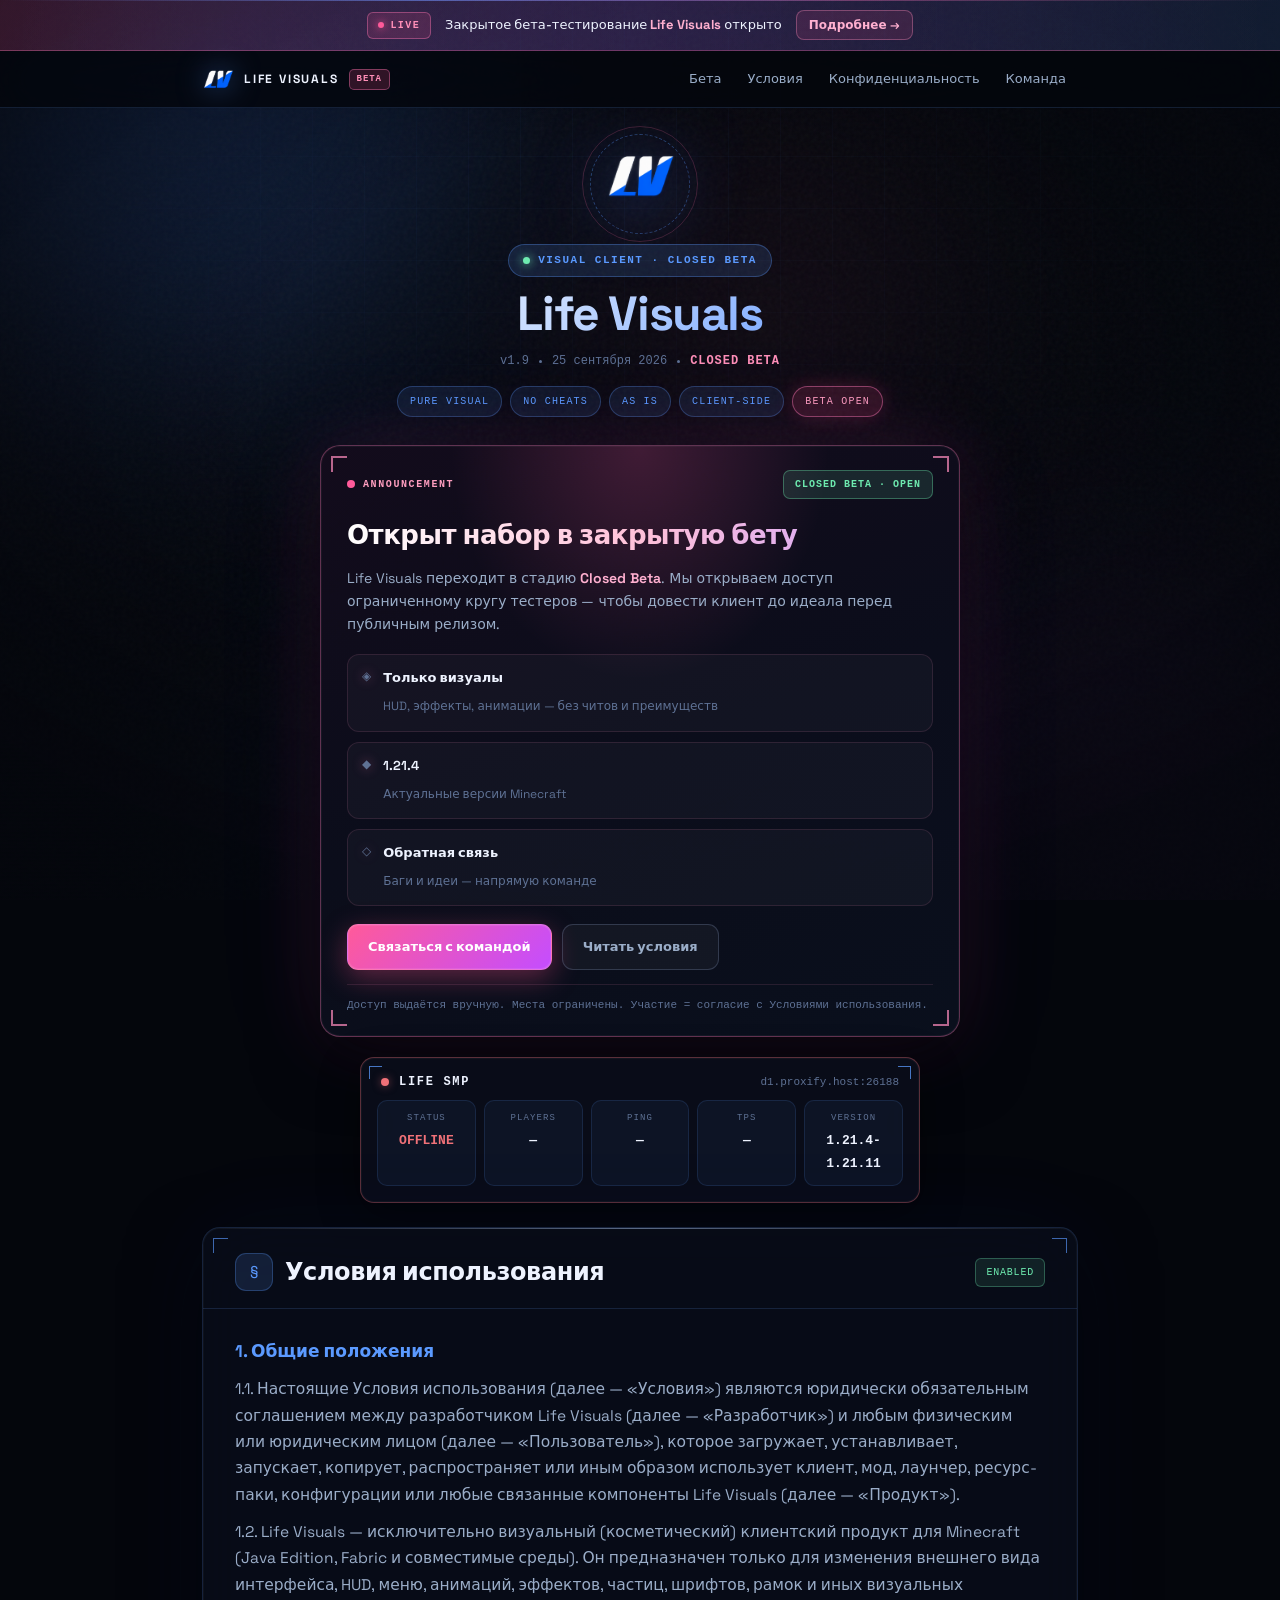
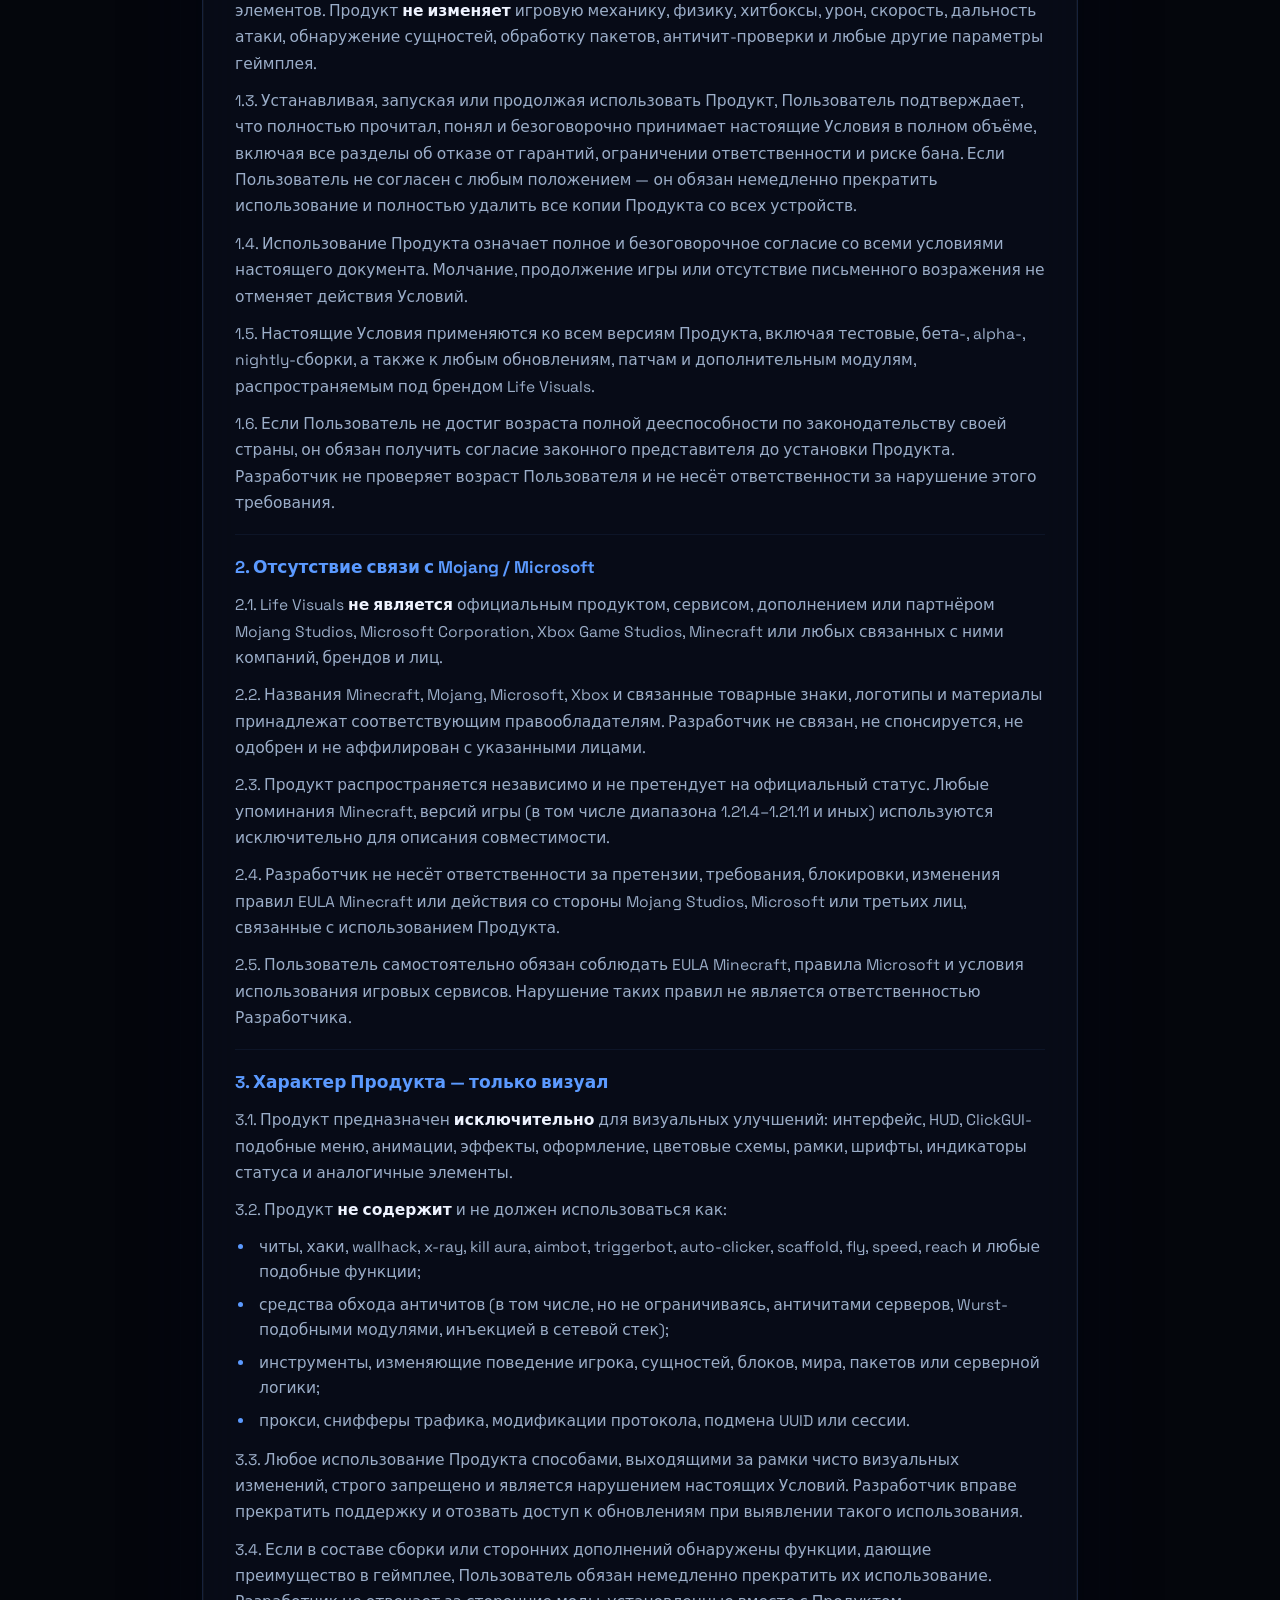
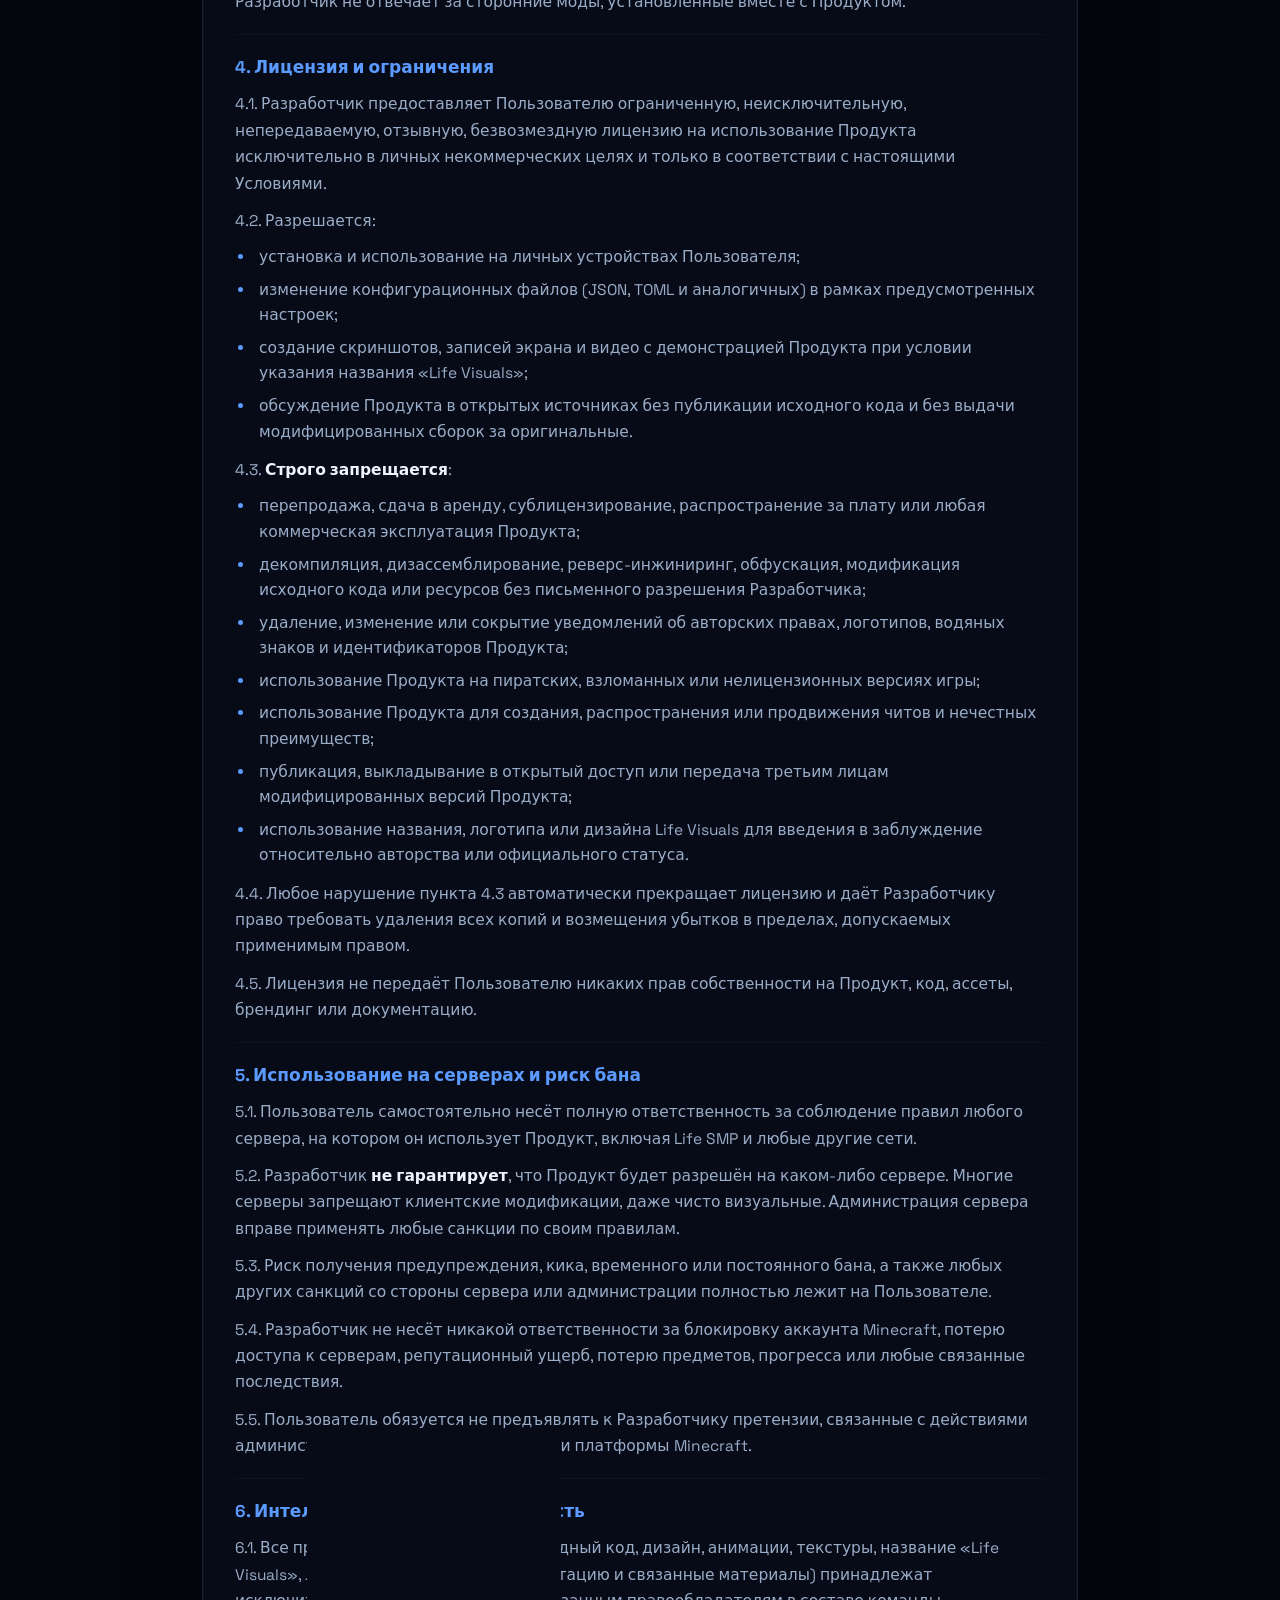
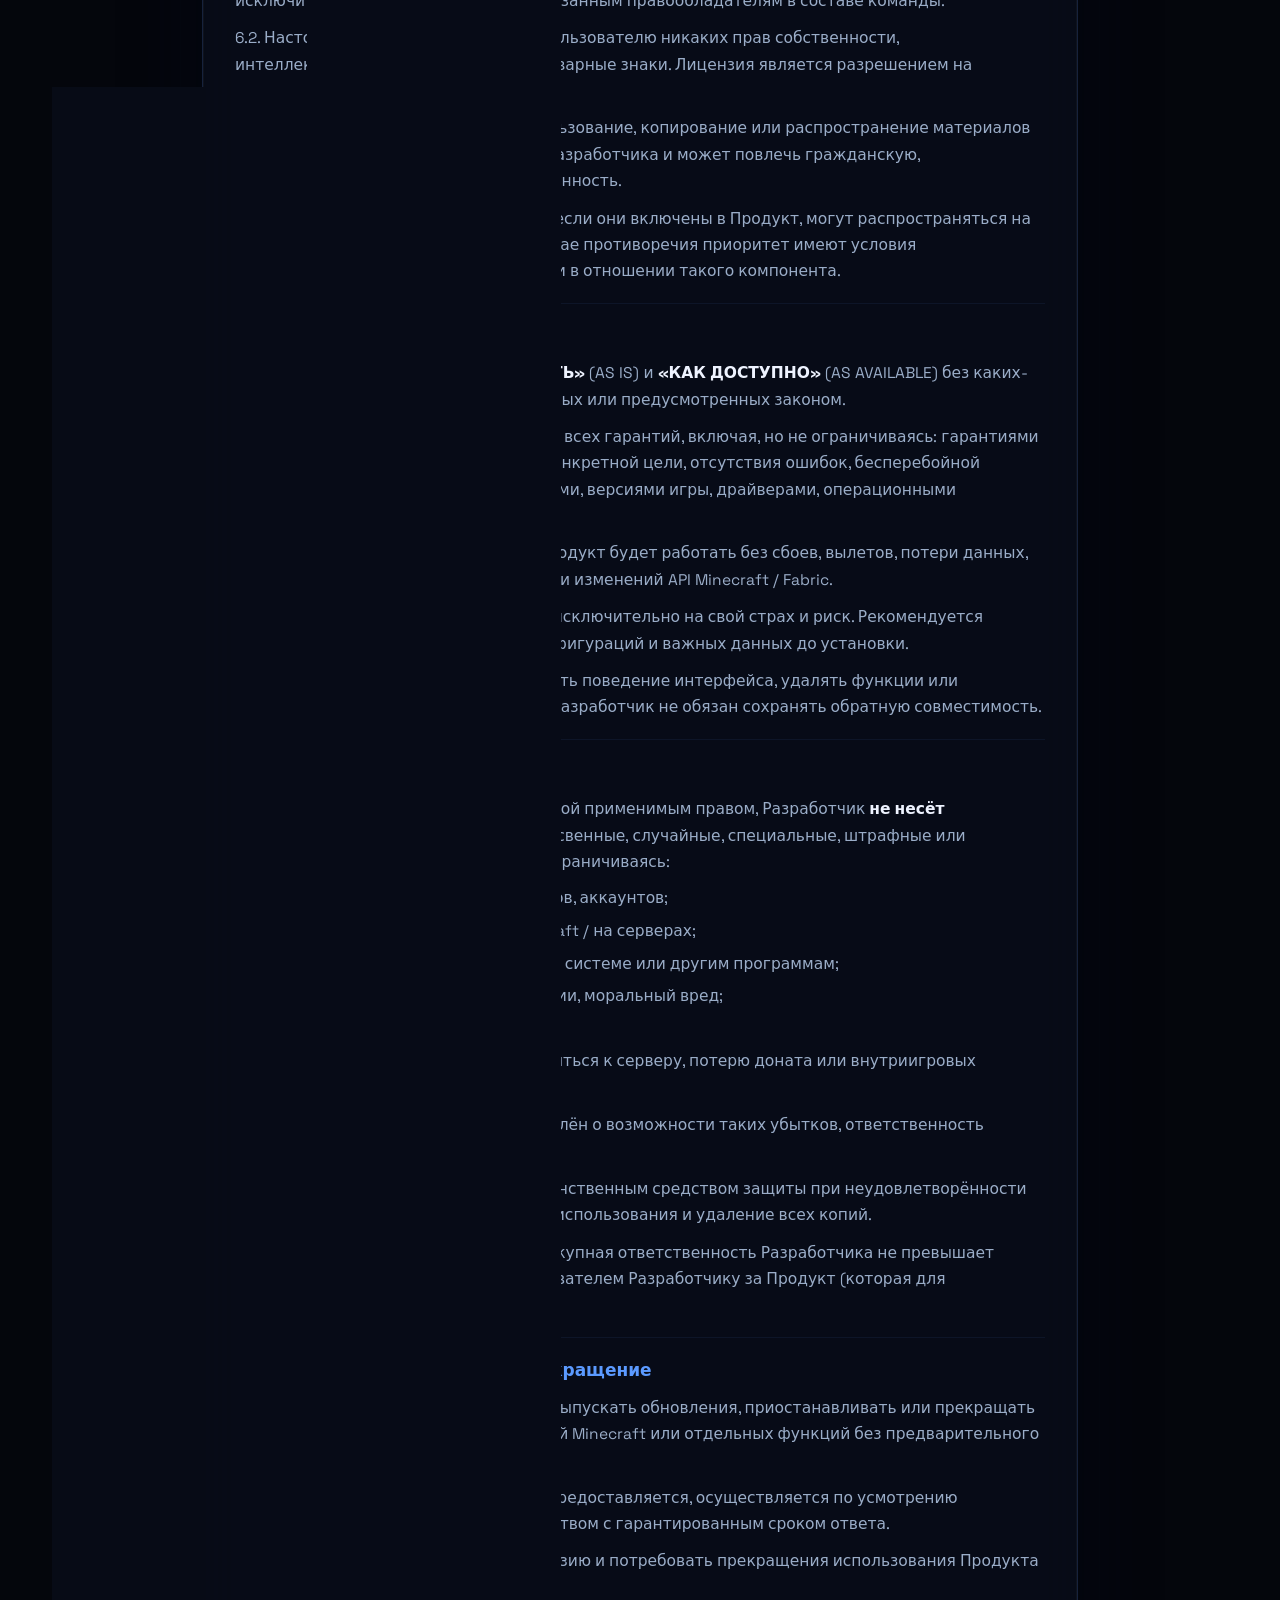
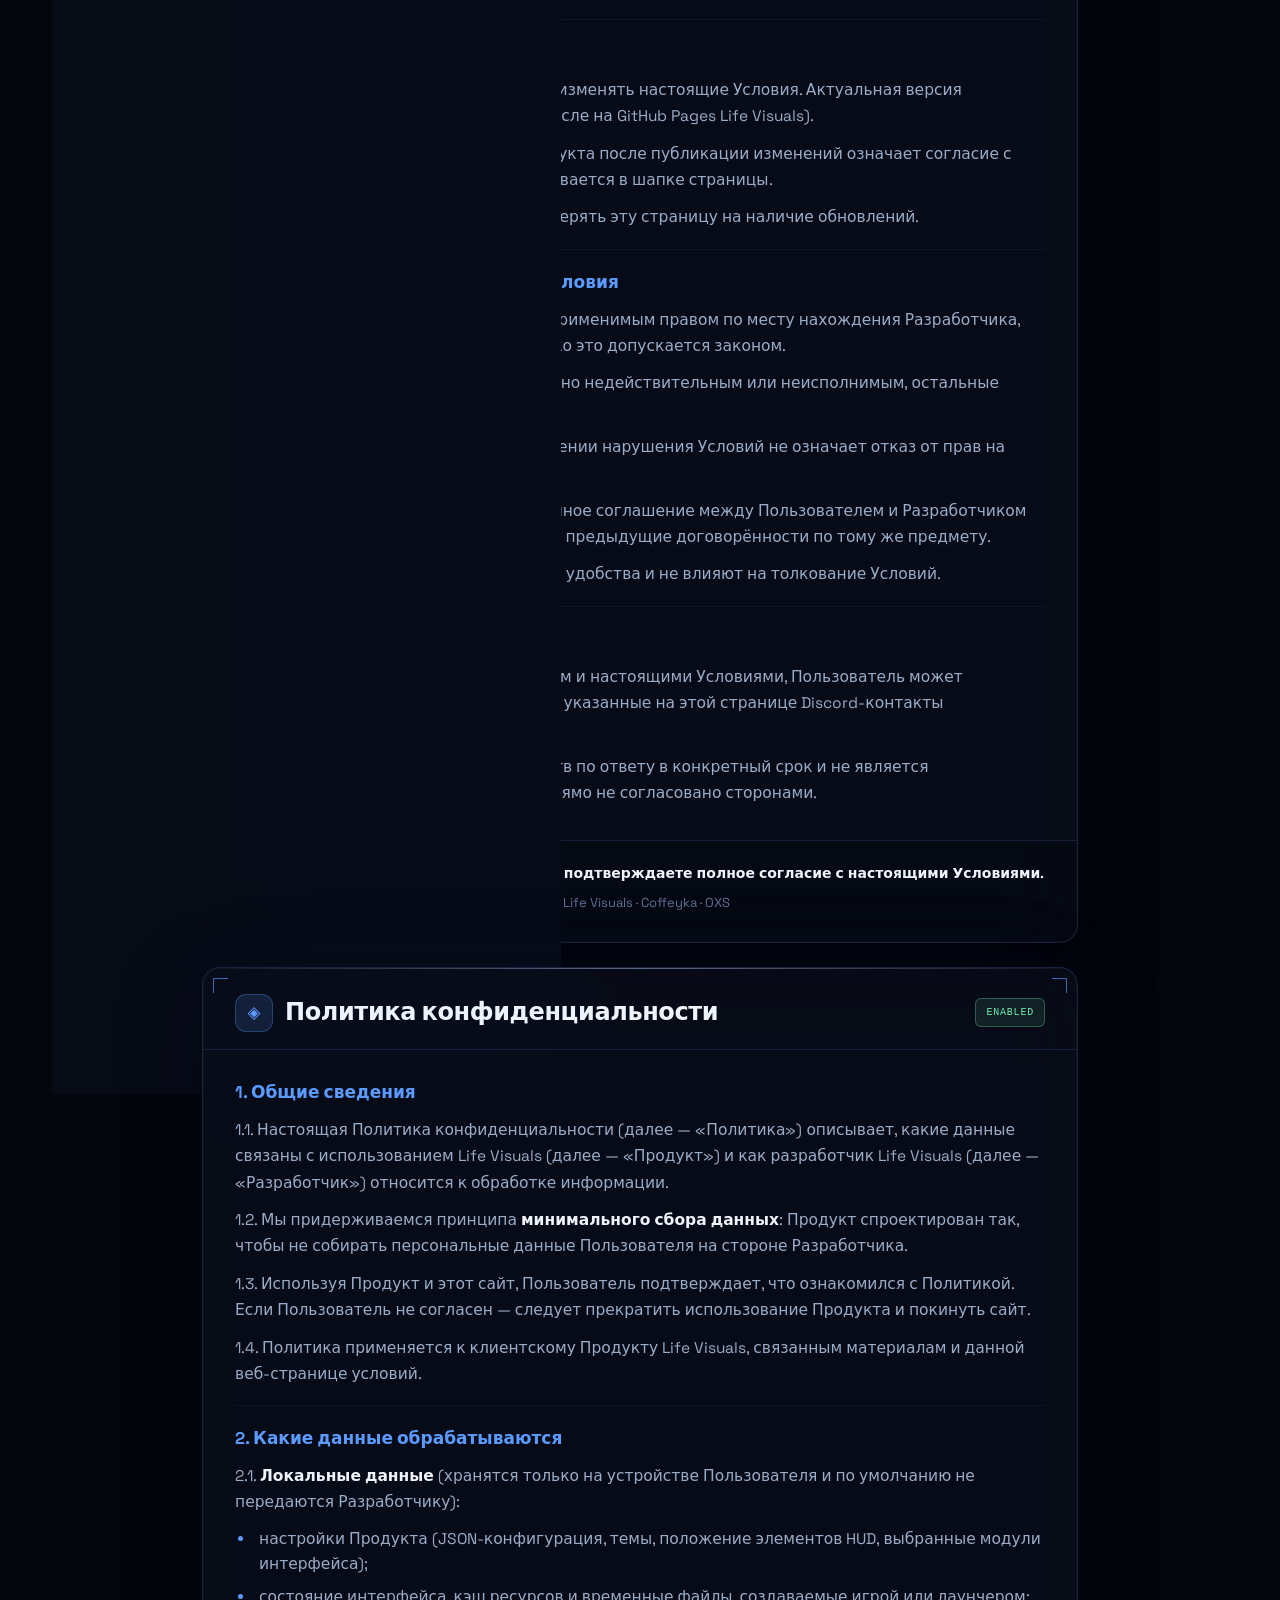
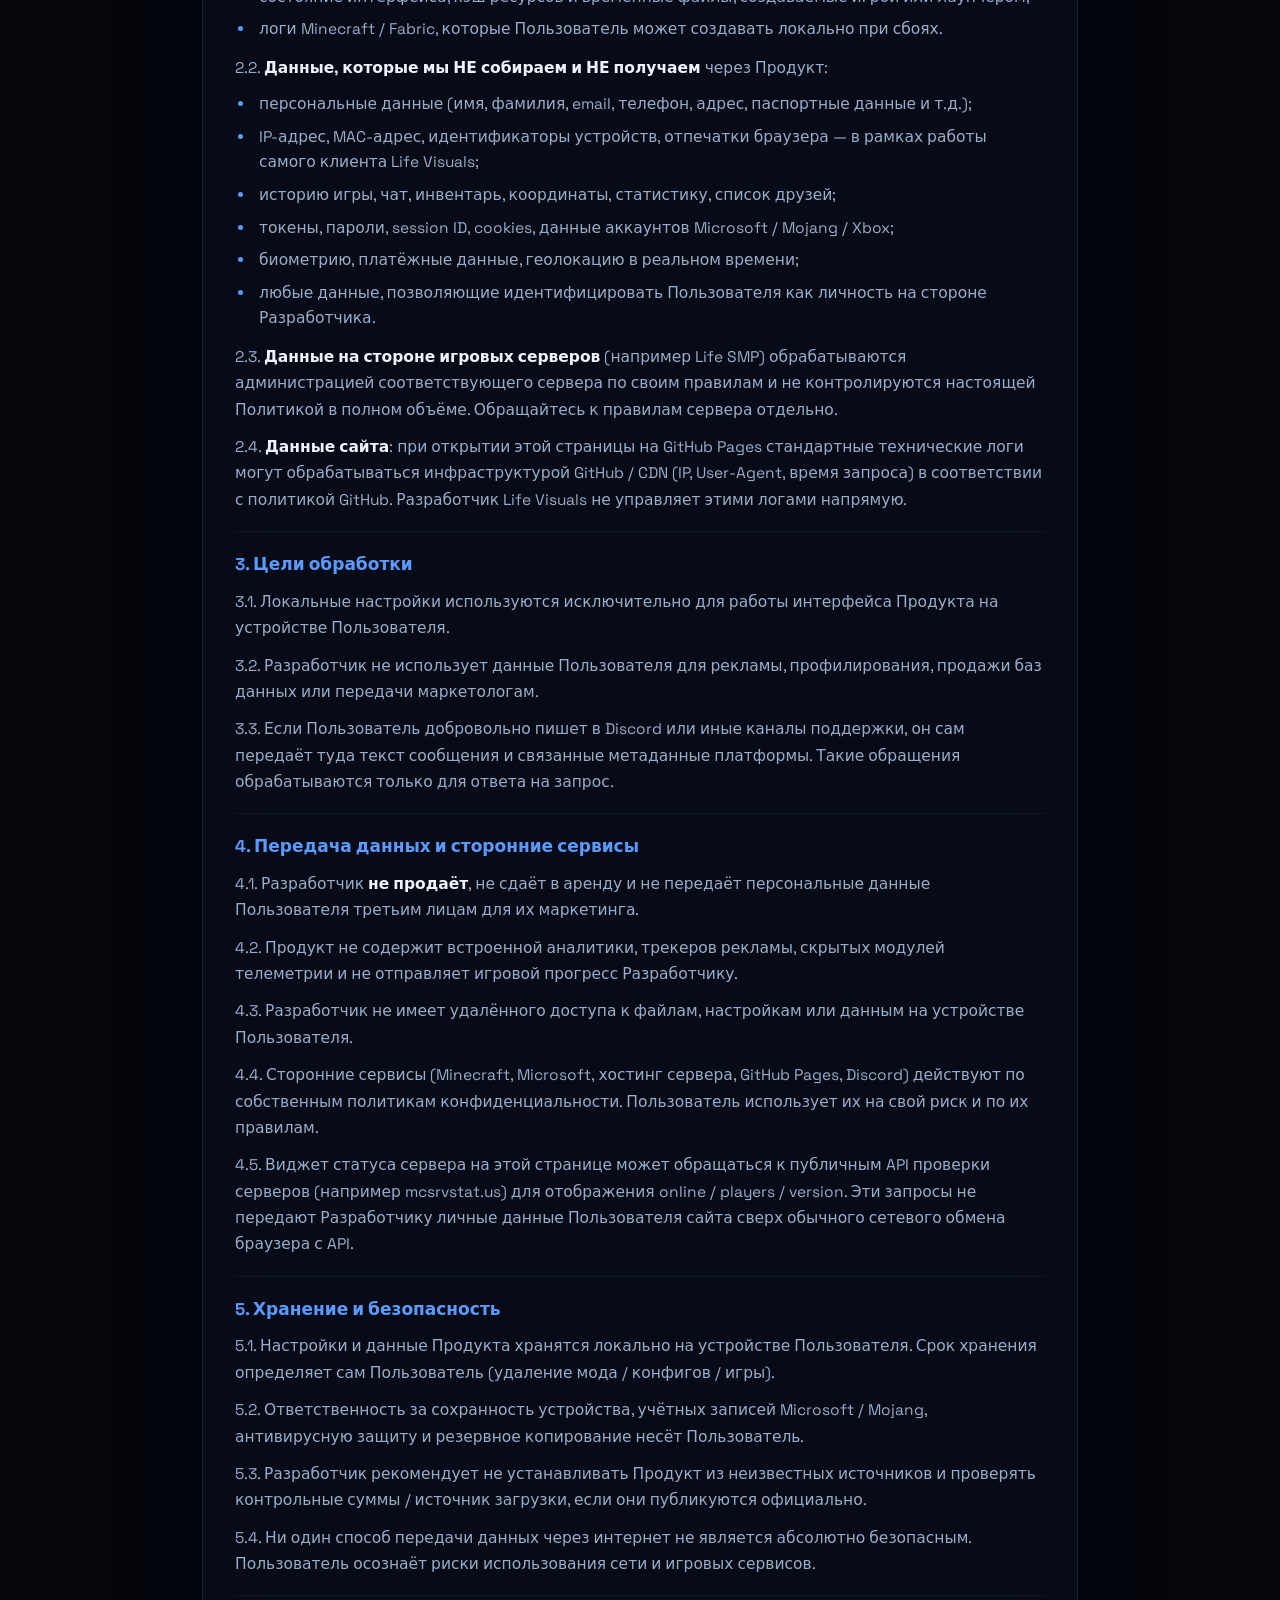
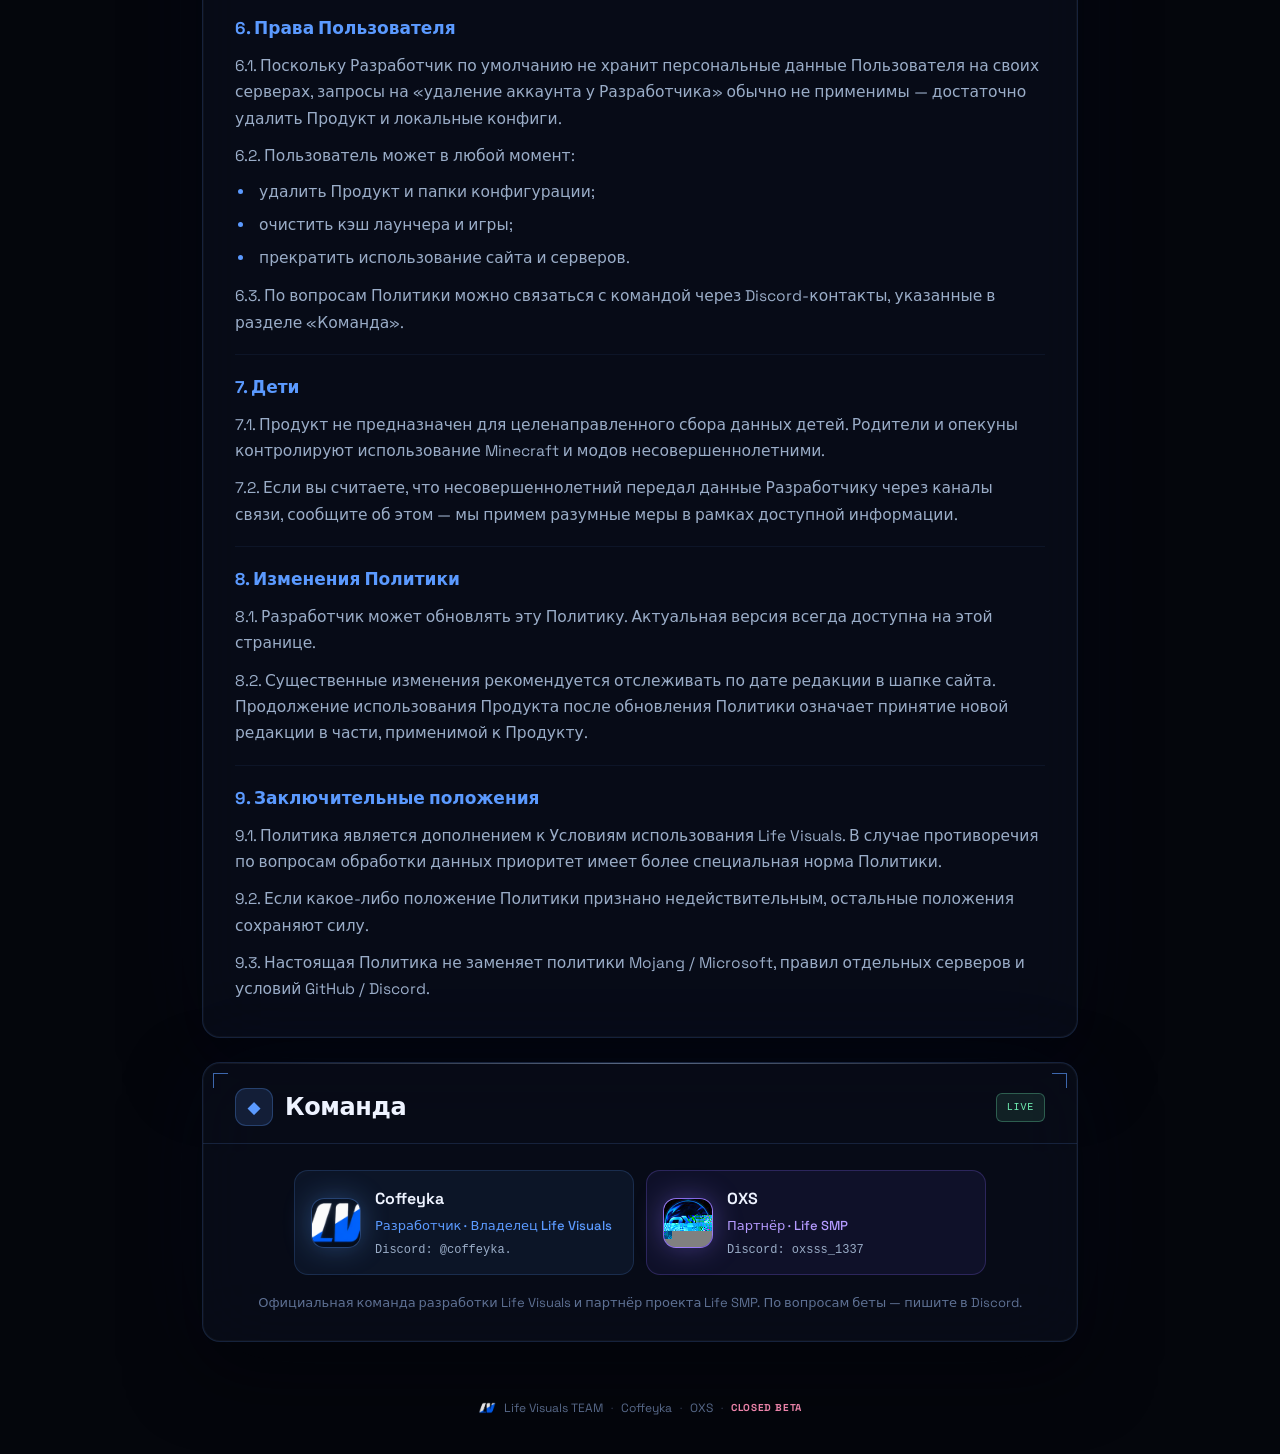
<file: index.html>
<!DOCTYPE html>
<html lang="ru">
<head>
    <meta charset="UTF-8">
    <meta name="viewport" content="width=device-width, initial-scale=1.0">
    <title>Life Visuals — Closed Beta · Условия</title>
    <meta name="description" content="Life Visuals — закрытое бета-тестирование открыто. Официальные условия и политика конфиденциальности.">
    <link rel="stylesheet" href="styles.css?v=3">
    <link rel="icon" href="logo.png" type="image/png">
    <link rel="preconnect" href="https://fonts.googleapis.com">
    <link rel="preconnect" href="https://fonts.gstatic.com" crossorigin>
    <link href="https://fonts.googleapis.com/css2?family=Space+Grotesk:wght@400;500;600;700&display=swap" rel="stylesheet">
</head>
<body>
    <div class="bg">
        <div class="orb orb-1"></div>
        <div class="orb orb-2"></div>
        <div class="orb orb-3"></div>
        <div class="orb orb-4"></div>
        <div class="grid"></div>
        <div class="scanlines"></div>
        <div class="noise"></div>
        <div class="vignette"></div>
    </div>

    <div class="beta-strip" id="beta-strip">
        <div class="beta-strip-inner">
            <span class="beta-live"><i></i> LIVE</span>
            <span class="beta-strip-text">Закрытое бета-тестирование <strong>Life Visuals</strong> открыто</span>
            <a href="#beta" class="beta-strip-cta">Подробнее →</a>
        </div>
    </div>

    <header class="header">
        <div class="container header-inner">
            <a href="#" class="logo">
                <img src="logo.png" alt="Life Visuals" class="logo-img">
                <span class="logo-text">LIFE VISUALS</span>
                <span class="logo-beta">BETA</span>
            </a>
            <nav class="nav">
                <a href="#beta" class="nav-item" data-section="beta">Бета</a>
                <a href="#terms" class="nav-item" data-section="terms">Условия</a>
                <a href="#privacy" class="nav-item" data-section="privacy">Конфиденциальность</a>
                <a href="#team" class="nav-item" data-section="team">Команда</a>
            </nav>
        </div>
    </header>

    <main>
        <div class="container">
            <section class="hero">
                <div class="hero-logo-wrap">
                    <div class="hero-ring"></div>
                    <div class="hero-ring hero-ring-2"></div>
                    <img src="logo.png" alt="Life Visuals" class="hero-logo">
                </div>
                <div class="hero-badge">
                    <span class="badge-dot"></span>
                    Visual Client · Closed Beta
                </div>
                <h1>Life Visuals</h1>
                <p class="hero-sub" visual-клиент для Minecraft · 1.21.4</p>
                <div class="hero-meta">
                    <span>v1.9</span>
                    <span class="dot"></span>
                    <span>25 сентября 2026</span>
                    <span class="dot"></span>
                    <span class="meta-beta">CLOSED BETA</span>
                </div>
                <div class="hero-chips">
                    <span class="chip">PURE VISUAL</span>
                    <span class="chip">NO CHEATS</span>
                    <span class="chip">AS IS</span>
                    <span class="chip">CLIENT-SIDE</span>
                    <span class="chip chip-beta">BETA OPEN</span>
                </div>

                <div class="beta-announce" id="beta">
                    <div class="beta-announce-glow"></div>
                    <div class="beta-announce-corners">
                        <i class="c tl"></i><i class="c tr"></i><i class="c bl"></i><i class="c br"></i>
                    </div>
                    <div class="beta-announce-top">
                        <span class="beta-tag">
                            <span class="beta-tag-pulse"></span>
                            ANNOUNCEMENT
                        </span>
                        <span class="beta-status-pill">CLOSED BETA · OPEN</span>
                    </div>
                    <h2 class="beta-title">Открыт набор в закрытую бету</h2>
                    <p class="beta-lead">
                        Life Visuals переходит в стадию <strong>Closed Beta</strong>.
                        Мы открываем доступ ограниченному кругу тестеров — чтобы довести клиент до идеала перед публичным релизом.
                    </p>
                    <div class="beta-features">
                        <div class="beta-feat">
                            <span class="beta-feat-icon">◈</span>
                            <div>
                                <strong>Только визуалы</strong>
                                <span>HUD, эффекты, анимации — без читов и преимуществ</span>
                            </div>
                        </div>
                        <div class="beta-feat">
                            <span class="beta-feat-icon">◆</span>
                            <div>
                                <strong> 1.21.4</strong>
                                <span>Актуальные версии Minecraft</span>
                            </div>
                        </div>
                        <div class="beta-feat">
                            <span class="beta-feat-icon">◇</span>
                            <div>
                                <strong>Обратная связь</strong>
                                <span>Баги и идеи — напрямую команде</span>
                            </div>
                        </div>
                    </div>
                    <div class="beta-actions">
                        <a href="#team" class="btn-beta primary">Связаться с командой</a>
                        <a href="#terms" class="btn-beta ghost">Читать условия</a>
                    </div>
                    <p class="beta-note">Доступ выдаётся вручную. Места ограничены. Участие = согласие с Условиями использования.</p>
                </div>

                <div class="srv-hud" id="server-status">
                    <div class="srv-top">
                        <span class="srv-dot" id="srv-dot"></span>
                        <span class="srv-name">LIFE SMP</span>
                        <span class="srv-addr">d1.proxify.host:26188</span>
                    </div>
                    <div class="srv-motd" id="srv-motd"></div>
                    <div class="srv-grid">
                        <div class="srv-cell">
                            <span class="srv-label">STATUS</span>
                            <span class="srv-val" id="srv-online">…</span>
                        </div>
                        <div class="srv-cell">
                            <span class="srv-label">PLAYERS</span>
                            <span class="srv-val" id="srv-players">…</span>
                        </div>
                        <div class="srv-cell">
                            <span class="srv-label">PING</span>
                            <span class="srv-val" id="srv-ping">…</span>
                        </div>
                        <div class="srv-cell">
                            <span class="srv-label">TPS</span>
                            <span class="srv-val" id="srv-tps">…</span>
                        </div>
                        <div class="srv-cell">
                            <span class="srv-label">VERSION</span>
                            <span class="srv-val" id="srv-ver">…</span>
                        </div>
                    </div>
                </div>
            </section>

            <article class="card" id="terms">
                <div class="card-shine"></div>
                <div class="card-header">
                    <div class="card-icon">§</div>
                    <h2 class="card-title">Условия использования</h2>
                    <span class="card-status">ENABLED</span>
                </div>
                <div class="card-body">
                    <p style="padding:16px 0;color:#8b9bb8">Загрузка…</p>
                </div>
                <div class="card-footer">
                    <p class="accept">Устанавливая и используя Life Visuals, вы подтверждаете полное согласие с настоящими Условиями.</p>
                    <p class="copy">© Life Visuals · Coffeyka · OXS</p>
                </div>
            </article>

            <article class="card" id="privacy">
                <div class="card-shine"></div>
                <div class="card-header">
                    <div class="card-icon">◈</div>
                    <h2 class="card-title">Политика конфиденциальности</h2>
                    <span class="card-status">ENABLED</span>
                </div>
                <div class="card-body">
                    <p style="padding:16px 0;color:#8b9bb8">Загрузка…</p>
                </div>
            </article>

            <article class="card" id="team">
                <div class="card-shine"></div>
                <div class="card-header">
                    <div class="card-icon">◆</div>
                    <h2 class="card-title">Команда</h2>
                    <span class="card-status">LIVE</span>
                </div>
                <div class="card-body">
                    <div class="team-grid">
                        <div class="team-member">
                            <div class="member-avatar lv">
                                <img src="logo.png" alt="Life Visuals">
                            </div>
                            <div class="member-info">
                                <div class="member-name">Coffeyka</div>
                                <div class="member-role">Разработчик · Владелец Life Visuals</div>
                                <div class="member-discord">Discord: @coffeyka.</div>
                            </div>
                        </div>
                        <div class="team-member partner">
                            <div class="member-avatar ox">
                                <img src="oxs-avatar.svg" alt="OXS">
                            </div>
                            <div class="member-info">
                                <div class="member-name">OXS</div>
                                <div class="member-role">Партнёр · Life SMP</div>
                                <div class="member-discord">Discord: oxsss_1337</div>
                            </div>
                        </div>
                    </div>
                    <p class="team-note">Официальная команда разработки Life Visuals и партнёр проекта Life SMP. По вопросам беты — пишите в Discord.</p>
                </div>
            </article>
        </div>
    </main>

    <footer class="footer">
        <div class="container">
            <img src="logo.png" alt="" class="footer-logo-img">
            <span>Life Visuals TEAM</span>
            <span class="sep">·</span>
            <span>Coffeyka</span>
            <span class="sep">·</span>
            <span>OXS</span>
            <span class="sep">·</span>
            <span class="footer-beta">CLOSED BETA</span>
        </div>
    </footer>

    <script>
    const sections = ['beta', 'terms', 'privacy', 'team'];
    const navItems = document.querySelectorAll('.nav-item');
    const sectionObs = new IntersectionObserver((entries) => {
        entries.forEach(e => {
            if (e.isIntersecting) {
                navItems.forEach(n => n.classList.toggle('active', n.dataset.section === e.target.id));
            }
        });
    }, { threshold: 0.2, rootMargin: '-15% 0px -55% 0px' });
    sections.forEach(id => {
        const el = document.getElementById(id);
        if (el) sectionObs.observe(el);
    });
    </script>
    <script>
    (async function () {
      async function fill(sel, url) {
        const el = document.querySelector(sel);
        if (!el) return;
        try {
          const r = await fetch(url + '?_=' + Date.now(), { cache: 'no-store' });
          if (!r.ok) throw new Error('HTTP ' + r.status);
          el.innerHTML = await r.text();
        } catch (e) {
          el.innerHTML = '<p style="padding:16px 0;color:#f07178">Не удалось загрузить текст. Обновите страницу (Ctrl+F5).</p>';
        }
      }
      async function fillTerms() {
        const el = document.querySelector('#terms .card-body');
        if (!el) return;
        try {
          const [a, b] = await Promise.all([
            fetch('terms-a.html?_=' + Date.now()).then(r => { if (!r.ok) throw new Error('a'); return r.text(); }),
            fetch('terms-b.html?_=' + Date.now()).then(r => { if (!r.ok) throw new Error('b'); return r.text(); }),
          ]);
          el.innerHTML = a + b;
        } catch (e) {
          el.innerHTML = '<p style="padding:16px 0;color:#f07178">Не удалось загрузить условия. Обновите страницу (Ctrl+F5).</p>';
        }
      }
      await Promise.all([
        fillTerms(),
        fill('#privacy .card-body', 'privacy-body.html'),
      ]);
    })();
    </script>
    <script src="status.js"></script>
</body>
</html>
</file>
<file: styles.css>
/* Life Visuals — Premium HUD / Closed Beta */
:root {
  --bg: #04060c;
  --elevated: #0a0f1a;
  --panel: #0e1526;
  --fg: #eef3ff;
  --muted: #9aadc8;
  --subtle: #5e7194;
  --accent: #5b9aff;
  --accent-2: #7eb6ff;
  --accent-soft: rgba(91, 154, 255, 0.14);
  --line: rgba(100, 160, 255, 0.16);
  --line-strong: rgba(120, 175, 255, 0.38);
  --ok: #6eebb0;
  --beta: #ff6b9d;
  --beta-2: #c44dff;
  --beta-glow: rgba(255, 107, 157, 0.45);
  --radius: 18px;
}

* { margin: 0; padding: 0; box-sizing: border-box; }
html { scroll-behavior: smooth; -webkit-text-size-adjust: 100%; }
body {
  font-family: "Space Grotesk", system-ui, -apple-system, sans-serif;
  background: var(--bg);
  color: var(--fg);
  line-height: 1.7;
  min-height: 100vh;
  min-height: 100dvh;
  overflow-x: hidden;
  -webkit-font-smoothing: antialiased;
}

.bg { position: fixed; inset: 0; z-index: -1; overflow: hidden; pointer-events: none; }
.orb {
  position: absolute; border-radius: 50%;
  filter: blur(110px);
  opacity: 0.5;
  animation: drift 20s ease-in-out infinite;
}
.orb-1 {
  width: 900px; height: 900px;
  background: radial-gradient(circle, rgba(60,130,255,0.55) 0%, transparent 68%);
  top: -360px; left: -260px;
  animation-duration: 24s;
}
.orb-2 {
  width: 700px; height: 700px;
  background: radial-gradient(circle, rgba(180,60,220,0.28) 0%, transparent 68%);
  bottom: -280px; right: -180px;
  animation-duration: 28s; animation-delay: -7s;
}
.orb-3 {
  width: 520px; height: 520px;
  background: radial-gradient(circle, rgba(255,90,150,0.18) 0%, transparent 68%);
  top: 35%; left: 60%; transform: translate(-50%, -50%);
  animation-duration: 22s; animation-delay: -4s;
}
.orb-4 {
  width: 400px; height: 400px;
  background: radial-gradient(circle, rgba(91,154,255,0.2) 0%, transparent 70%);
  top: 70%; left: 15%;
  animation-duration: 18s; animation-delay: -2s;
}
@keyframes drift {
  0%, 100% { transform: translate(0, 0) scale(1); }
  33% { transform: translate(36px, -28px) scale(1.05); }
  66% { transform: translate(-24px, 20px) scale(0.96); }
}
.grid {
  position: absolute; inset: 0;
  background-image:
    linear-gradient(rgba(90,150,255,0.035) 1px, transparent 1px),
    linear-gradient(90deg, rgba(90,150,255,0.035) 1px, transparent 1px);
  background-size: 52px 52px;
  mask-image: radial-gradient(ellipse 80% 60% at 50% 18%, black 8%, transparent 75%);
}
.scanlines {
  position: absolute; inset: 0;
  background: repeating-linear-gradient(
    0deg,
    transparent,
    transparent 2px,
    rgba(0,0,0,0.03) 2px,
    rgba(0,0,0,0.03) 4px
  );
  opacity: 0.4;
  pointer-events: none;
}
.noise {
  position: absolute; inset: 0;
  opacity: 0.04;
  background-image: url("data:image/svg+xml,%3Csvg viewBox='0 0 256 256' xmlns='http://www.w3.org/2000/svg'%3E%3Cfilter id='n'%3E%3CfeTurbulence type='fractalNoise' baseFrequency='0.85' numOctaves='4' stitchTiles='stitch'/%3E%3C/filter%3E%3Crect width='100%25' height='100%25' filter='url(%23n)'/%3E%3C/svg%3E");
  pointer-events: none;
}
.vignette {
  position: absolute; inset: 0;
  background: radial-gradient(ellipse 70% 60% at 50% 40%, transparent 40%, rgba(4,6,12,0.75) 100%);
  pointer-events: none;
}
.bg::after {
  content: "";
  position: absolute; left: 0; right: 0; top: 0; height: 1px;
  background: linear-gradient(90deg, transparent, rgba(91,154,255,0.6), rgba(255,107,157,0.4), transparent);
  animation: pulse-line 3s ease-in-out infinite;
}
@keyframes pulse-line {
  0%, 100% { opacity: 0.4; }
  50% { opacity: 1; }
}

.container { max-width: 920px; margin: 0 auto; padding: 0 22px; }

.beta-strip {
  position: relative;
  z-index: 110;
  background: linear-gradient(90deg, rgba(255,80,140,0.18), rgba(120,60,220,0.22), rgba(91,154,255,0.15));
  border-bottom: 1px solid rgba(255,120,180,0.35);
  overflow: hidden;
}
.beta-strip::before {
  content: "";
  position: absolute; inset: 0;
  background: linear-gradient(90deg, transparent, rgba(255,255,255,0.06), transparent);
  animation: strip-shine 4s ease-in-out infinite;
}
@keyframes strip-shine {
  0%, 100% { transform: translateX(-100%); }
  50% { transform: translateX(100%); }
}
.beta-strip-inner {
  max-width: 920px; margin: 0 auto;
  padding: 10px 22px;
  display: flex; align-items: center; justify-content: center; gap: 14px;
  flex-wrap: wrap;
  position: relative;
}
.beta-live {
  display: inline-flex; align-items: center; gap: 6px;
  font-family: ui-monospace, monospace;
  font-size: 10px; font-weight: 700; letter-spacing: 0.14em;
  color: #ff8fb8;
  background: rgba(255,80,140,0.15);
  border: 1px solid rgba(255,120,180,0.4);
  padding: 4px 10px; border-radius: 6px;
}
.beta-live i {
  width: 6px; height: 6px; border-radius: 50%;
  background: #ff5a9a;
  box-shadow: 0 0 8px #ff5a9a;
  animation: pulse-dot 1.4s ease-in-out infinite;
}
.beta-strip-text {
  font-size: 13px; color: var(--fg); font-weight: 500;
}
.beta-strip-text strong { color: #ffb0d0; font-weight: 700; }
.beta-strip-cta {
  font-size: 12px; font-weight: 600; color: #ffb0d0;
  text-decoration: none;
  padding: 4px 12px; border-radius: 8px;
  border: 1px solid rgba(255,140,190,0.35);
  background: rgba(255,80,140,0.12);
  transition: all 0.2s ease;
  white-space: nowrap;
}
.beta-strip-cta:hover {
  background: rgba(255,80,140,0.25);
  border-color: rgba(255,160,200,0.55);
  color: #fff;
}

.header {
  position: sticky; top: 0; z-index: 100;
  backdrop-filter: blur(28px) saturate(1.7);
  -webkit-backdrop-filter: blur(28px) saturate(1.7);
  background: rgba(4, 6, 12, 0.85);
  border-bottom: 1px solid var(--line);
}
.header-inner {
  display: flex; align-items: center; justify-content: space-between;
  height: 56px; gap: 12px;
}
.logo { display: flex; align-items: center; gap: 10px; text-decoration: none; color: inherit; flex-shrink: 0; }
.logo-img {
  width: 32px; height: 32px; object-fit: contain; border-radius: 8px;
  filter: drop-shadow(0 0 14px rgba(91,154,255,0.5));
}
.logo-text { font-size: 12px; font-weight: 700; letter-spacing: 1.8px; color: var(--fg); white-space: nowrap; }
.logo-beta {
  font-family: ui-monospace, monospace;
  font-size: 9px; font-weight: 700; letter-spacing: 0.1em;
  color: #ff8fb8;
  background: rgba(255,80,140,0.18);
  border: 1px solid rgba(255,120,180,0.4);
  padding: 2px 7px; border-radius: 5px;
}
.nav { display: flex; gap: 2px; overflow-x: auto; scrollbar-width: none; }
.nav::-webkit-scrollbar { display: none; }
.nav-item {
  color: var(--muted); text-decoration: none; font-size: 13px; font-weight: 500;
  padding: 7px 12px; border-radius: 9px; transition: all 0.22s ease;
  white-space: nowrap; min-height: 34px; display: inline-flex; align-items: center;
}
.nav-item:hover { color: var(--fg); background: rgba(91,154,255,0.1); }
.nav-item.active {
  color: var(--fg);
  background: var(--accent-soft);
  box-shadow: 0 0 0 1px rgba(91,154,255,0.25);
}

.hero { padding: 32px 0 24px; text-align: center; position: relative; }
.hero-logo-wrap {
  display: flex; justify-content: center; margin-bottom: 16px; position: relative;
  width: 88px; height: 88px; margin-left: auto; margin-right: auto;
}
.hero-ring {
  position: absolute; inset: -6px;
  border-radius: 50%;
  border: 1px dashed rgba(91,154,255,0.35);
  animation: spin 12s linear infinite;
}
.hero-ring-2 {
  inset: -14px;
  border-style: solid;
  border-color: rgba(255,107,157,0.2);
  animation-direction: reverse;
  animation-duration: 18s;
}
@keyframes spin { to { transform: rotate(360deg); } }
.hero-logo {
  width: 72px; height: 72px; object-fit: contain; border-radius: 18px;
  filter: drop-shadow(0 10px 36px rgba(60,120,255,0.55));
  animation: float 5.5s ease-in-out infinite;
  position: relative; z-index: 1;
}
@keyframes float {
  0%, 100% { transform: translateY(0); }
  50% { transform: translateY(-7px); }
}
.hero-badge {
  display: inline-flex; align-items: center; gap: 8px;
  font-size: 11px; font-weight: 600; letter-spacing: 1.5px;
  text-transform: uppercase; color: var(--accent);
  background: var(--accent-soft);
  border: 1px solid rgba(91,154,255,0.32);
  padding: 6px 14px; border-radius: 100px; margin-bottom: 12px;
  font-family: ui-monospace, "SF Mono", Menlo, monospace;
}
.badge-dot {
  width: 7px; height: 7px; border-radius: 50%;
  background: var(--ok);
  box-shadow: 0 0 10px var(--ok);
  animation: pulse-dot 1.6s ease-in-out infinite;
}
.hero h1 {
  font-size: clamp(30px, 7.5vw, 48px);
  font-weight: 700; letter-spacing: -1.4px; line-height: 1.05; margin-bottom: 10px;
  background: linear-gradient(135deg, #fff 0%, #c8dcff 40%, #7aa8ff 70%, #ff9ec4 100%);
  -webkit-background-clip: text; -webkit-text-fill-color: transparent; background-clip: text;
}
.hero-sub { font-size: 16px; color: var(--muted); margin-bottom: 12px; padding: 0 8px; }
.hero-meta {
  display: flex; align-items: center; justify-content: center; gap: 10px;
  font-size: 12px; color: var(--subtle); flex-wrap: wrap;
  font-family: ui-monospace, monospace;
}
.hero-meta .dot { width: 3px; height: 3px; border-radius: 50%; background: var(--subtle); }
.meta-beta {
  color: #ff8fb8 !important;
  font-weight: 700;
  letter-spacing: 0.08em;
}
.hero-chips {
  display: flex; flex-wrap: wrap; gap: 8px; justify-content: center; margin-top: 14px;
}
.chip {
  border: 1px solid rgba(91,154,255,0.28); background: rgba(91,154,255,0.1);
  color: var(--accent); font-family: ui-monospace, monospace; font-size: 10px;
  letter-spacing: 0.12em; text-transform: uppercase; padding: 6px 12px; border-radius: 999px;
}
.chip-beta {
  border-color: rgba(255,120,180,0.45);
  background: rgba(255,80,140,0.15);
  color: #ff9ec0;
  box-shadow: 0 0 20px rgba(255,80,140,0.2);
  animation: chip-glow 2.5s ease-in-out infinite;
}
@keyframes chip-glow {
  0%, 100% { box-shadow: 0 0 12px rgba(255,80,140,0.15); }
  50% { box-shadow: 0 0 24px rgba(255,80,140,0.35); }
}

.beta-announce {
  position: relative;
  margin: 28px auto 0;
  max-width: 640px;
  text-align: left;
  background: linear-gradient(160deg, rgba(20,12,28,0.95) 0%, rgba(12,14,28,0.92) 50%, rgba(10,16,30,0.95) 100%);
  border: 1px solid rgba(255,120,180,0.35);
  border-radius: 20px;
  padding: 24px 26px 22px;
  overflow: hidden;
  box-shadow:
    0 0 0 1px rgba(255,255,255,0.04) inset,
    0 24px 64px rgba(0,0,0,0.5),
    0 0 80px rgba(255,80,140,0.12),
    0 0 120px rgba(100,80,255,0.08);
}
.beta-announce-glow {
  position: absolute;
  top: -40%; left: 20%; right: 20%; height: 80%;
  background: radial-gradient(ellipse, rgba(255,90,160,0.2) 0%, transparent 70%);
  pointer-events: none;
  animation: beta-glow 4s ease-in-out infinite;
}
@keyframes beta-glow {
  0%, 100% { opacity: 0.6; transform: scale(1); }
  50% { opacity: 1; transform: scale(1.08); }
}
.beta-announce-corners .c {
  position: absolute; width: 16px; height: 16px;
  border-color: rgba(255,140,190,0.7);
  border-style: solid;
  pointer-events: none;
}
.beta-announce-corners .tl { top: 10px; left: 10px; border-width: 2px 0 0 2px; }
.beta-announce-corners .tr { top: 10px; right: 10px; border-width: 2px 2px 0 0; }
.beta-announce-corners .bl { bottom: 10px; left: 10px; border-width: 0 0 2px 2px; }
.beta-announce-corners .br { bottom: 10px; right: 10px; border-width: 0 2px 2px 0; }

.beta-announce-top {
  display: flex; align-items: center; justify-content: space-between;
  gap: 10px; flex-wrap: wrap; margin-bottom: 14px;
  position: relative; z-index: 1;
}
.beta-tag {
  display: inline-flex; align-items: center; gap: 8px;
  font-family: ui-monospace, monospace;
  font-size: 10px; font-weight: 700; letter-spacing: 0.16em;
  color: #ff9ec0;
}
.beta-tag-pulse {
  width: 8px; height: 8px; border-radius: 50%;
  background: #ff5a9a;
  box-shadow: 0 0 0 0 rgba(255,90,154,0.5);
  animation: tag-pulse 1.8s ease-out infinite;
}
@keyframes tag-pulse {
  0% { box-shadow: 0 0 0 0 rgba(255,90,154,0.5); }
  70% { box-shadow: 0 0 0 10px rgba(255,90,154,0); }
  100% { box-shadow: 0 0 0 0 rgba(255,90,154,0); }
}
.beta-status-pill {
  font-family: ui-monospace, monospace;
  font-size: 10px; font-weight: 700; letter-spacing: 0.1em;
  color: #6eebb0;
  background: rgba(110,235,176,0.12);
  border: 1px solid rgba(110,235,176,0.35);
  padding: 5px 11px; border-radius: 7px;
}
.beta-title {
  position: relative; z-index: 1;
  font-size: clamp(20px, 4.5vw, 26px);
  font-weight: 700; letter-spacing: -0.5px;
  margin-bottom: 10px;
  background: linear-gradient(90deg, #fff 0%, #ffc0d8 50%, #c9a0ff 100%);
  -webkit-background-clip: text; -webkit-text-fill-color: transparent; background-clip: text;
}
.beta-lead {
  position: relative; z-index: 1;
  font-size: 14px; color: var(--muted); line-height: 1.65;
  margin-bottom: 18px;
}
.beta-lead strong { color: #ffb0d0; font-weight: 650; }

.beta-features {
  position: relative; z-index: 1;
  display: grid; gap: 10px;
  margin-bottom: 18px;
}
.beta-feat {
  display: flex; gap: 12px; align-items: flex-start;
  background: rgba(255,255,255,0.03);
  border: 1px solid rgba(255,140,190,0.12);
  border-radius: 12px;
  padding: 12px 14px;
  transition: border-color 0.25s ease, background 0.25s ease;
}
.beta-feat:hover {
  border-color: rgba(255,140,190,0.3);
  background: rgba(255,80,140,0.06);
}
.beta-feat-icon {
  font-size: 16px; color: #ff9ec0;
  flex-shrink: 0; margin-top: 1px;
  text-shadow: 0 0 12px rgba(255,120,180,0.4);
}
.beta-feat strong {
  display: block; font-size: 13px; color: var(--fg); font-weight: 650; margin-bottom: 2px;
}
.beta-feat span {
  font-size: 12px; color: var(--subtle); line-height: 1.4;
}

.beta-actions {
  position: relative; z-index: 1;
  display: flex; flex-wrap: wrap; gap: 10px;
  margin-bottom: 14px;
}
.btn-beta {
  display: inline-flex; align-items: center; justify-content: center;
  font-size: 13px; font-weight: 600;
  padding: 11px 20px; border-radius: 11px;
  text-decoration: none;
  transition: all 0.25s ease;
  font-family: inherit;
}
.btn-beta.primary {
  color: #fff;
  background: linear-gradient(135deg, #ff5a9a 0%, #c44dff 100%);
  border: 1px solid rgba(255,160,200,0.4);
  box-shadow: 0 8px 28px rgba(255,80,140,0.35), 0 0 0 1px rgba(255,255,255,0.08) inset;
}
.btn-beta.primary:hover {
  transform: translateY(-2px);
  box-shadow: 0 12px 36px rgba(255,80,140,0.45), 0 0 0 1px rgba(255,255,255,0.12) inset;
}
.btn-beta.ghost {
  color: var(--muted);
  background: rgba(255,255,255,0.04);
  border: 1px solid rgba(140,160,200,0.25);
}
.btn-beta.ghost:hover {
  color: var(--fg);
  border-color: rgba(140,160,200,0.45);
  background: rgba(255,255,255,0.07);
}
.beta-note {
  position: relative; z-index: 1;
  font-size: 11px; color: var(--subtle); line-height: 1.5;
  font-family: ui-monospace, monospace;
  border-top: 1px solid rgba(255,140,190,0.12);
  padding-top: 12px;
}

.card {
  position: relative;
  background: rgba(10, 14, 26, 0.78);
  border: 1px solid var(--line);
  border-radius: var(--radius);
  backdrop-filter: blur(36px) saturate(1.55);
  -webkit-backdrop-filter: blur(36px) saturate(1.55);
  box-shadow:
    0 0 0 1px rgba(255,255,255,0.03) inset,
    0 28px 72px rgba(0,0,0,0.55),
    0 0 100px rgba(50,110,255,0.06);
  margin-bottom: 24px;
  overflow: hidden;
  transition: border-color 0.35s ease, box-shadow 0.35s ease;
}
.card:hover {
  border-color: var(--line-strong);
  box-shadow:
    0 0 0 1px rgba(255,255,255,0.05) inset,
    0 34px 84px rgba(0,0,0,0.6),
    0 0 120px rgba(50,110,255,0.1);
}
.card::before,
.card::after {
  content: "";
  position: absolute;
  width: 14px; height: 14px;
  border-color: rgba(91,154,255,0.65);
  border-style: solid;
  pointer-events: none;
  z-index: 2;
}
.card::before { top: 10px; left: 10px; border-width: 1.5px 0 0 1.5px; }
.card::after { top: 10px; right: 10px; border-width: 1.5px 1.5px 0 0; }
.card-shine {
  position: absolute; top: 0; left: 0; right: 0; height: 1px;
  background: linear-gradient(90deg, transparent, rgba(180,210,255,0.45), transparent);
  pointer-events: none;
}
.card-header {
  display: flex; align-items: center; gap: 12px;
  padding: 20px 26px 14px;
  border-bottom: 1px solid var(--line);
}
.card-icon {
  width: 38px; height: 38px; display: flex; align-items: center; justify-content: center;
  font-size: 17px; color: var(--accent); background: var(--accent-soft);
  border: 1px solid rgba(91,154,255,0.28); border-radius: 11px; flex-shrink: 0;
}
.card-title { font-size: 22px; font-weight: 700; letter-spacing: -0.4px; color: var(--fg); flex: 1; }
.card-status {
  font-family: ui-monospace, monospace; font-size: 10px; color: var(--ok);
  border: 1px solid rgba(110,235,176,0.3); background: rgba(110,235,176,0.1);
  padding: 5px 10px; border-radius: 6px; letter-spacing: 0.08em;
}
.card-body { padding: 8px 26px 26px; }
.block { padding: 18px 0; border-bottom: 1px solid rgba(90,150,255,0.07); }
.block:last-child { border-bottom: none; padding-bottom: 6px; }
.block h3 { font-size: 16px; font-weight: 700; color: var(--accent); margin-bottom: 10px; }
.block p { color: var(--muted); font-size: 15px; margin-bottom: 11px; line-height: 1.7; }
.block p:last-child { margin-bottom: 0; }
.block p strong { color: var(--fg); font-weight: 650; }
.block ul { margin: 10px 0 12px 20px; color: var(--muted); }
.block li { margin-bottom: 7px; font-size: 15px; line-height: 1.65; padding-left: 4px; }
.block li::marker { color: var(--accent); }

.card-footer {
  padding: 20px 26px 24px;
  border-top: 1px solid var(--line);
  text-align: center;
  background: rgba(0,0,0,0.22);
}
.accept { font-size: 14px; color: var(--fg); font-weight: 600; margin-bottom: 8px; line-height: 1.5; }
.copy { font-size: 13px; color: var(--subtle); }

.team-grid {
  display: flex; flex-direction: column; align-items: stretch; gap: 12px;
  padding: 16px 0 6px;
}
.team-member {
  display: flex; align-items: center; gap: 14px;
  background: rgba(91,154,255,0.07);
  border: 1px solid rgba(91,154,255,0.18);
  border-radius: 14px;
  padding: 14px 16px;
  width: 100%;
  transition: transform 0.28s ease, border-color 0.28s ease, box-shadow 0.28s ease;
}
.team-member:hover {
  transform: translateY(-3px);
  border-color: rgba(91,154,255,0.38);
  box-shadow: 0 14px 36px rgba(40,90,200,0.22);
}
.team-member.partner {
  background: rgba(120,90,255,0.08);
  border-color: rgba(140,110,255,0.24);
}
.team-member.partner:hover {
  border-color: rgba(140,110,255,0.45);
  box-shadow: 0 14px 36px rgba(90,60,200,0.28);
}
.member-avatar {
  width: 50px; height: 50px; border-radius: 13px;
  display: flex; align-items: center; justify-content: center;
  flex-shrink: 0; overflow: hidden;
}
.member-avatar.lv {
  background: linear-gradient(145deg, #0a1528, #050c18);
  border: 1px solid rgba(91,154,255,0.38);
  box-shadow: 0 0 28px rgba(91,154,255,0.32);
}
.member-avatar.lv img { width: 100%; height: 100%; object-fit: cover; }
.member-avatar.ox {
  background: linear-gradient(135deg, #9b7bff, #5a3fc8);
  box-shadow: 0 0 28px rgba(140,110,255,0.38);
  border: 1px solid rgba(180,150,255,0.38);
}
.member-avatar.ox img { width: 100%; height: 100%; object-fit: cover; display: block; }
.member-info { min-width: 0; }
.member-name { font-size: 16px; font-weight: 650; color: var(--fg); }
.member-role { font-size: 13px; color: var(--accent); font-weight: 500; margin-top: 2px; }
.partner .member-role { color: #b49aff; }
.member-discord { font-size: 12px; color: var(--muted); margin-top: 3px; word-break: break-all; font-family: ui-monospace, monospace; }
.team-note { text-align: center; font-size: 13px; color: var(--subtle); margin-top: 12px; line-height: 1.5; padding: 0 4px; }

.footer {
  padding: 32px 0 calc(36px + env(safe-area-inset-bottom, 0px));
  text-align: center;
}
.footer .container {
  display: flex; align-items: center; justify-content: center; gap: 8px;
  font-size: 12px; color: var(--subtle); flex-wrap: wrap;
}
.footer-logo-img { width: 18px; height: 18px; object-fit: contain; border-radius: 4px; opacity: 0.9; }
.footer .sep { opacity: 0.4; }
.footer-beta {
  color: #ff8fb8;
  font-weight: 700;
  letter-spacing: 0.06em;
  font-size: 10px;
}

.reveal { opacity: 1; transform: none; }
.reveal.visible { opacity: 1; transform: none; }

.srv-hud {
  margin: 20px auto 0;
  max-width: 560px;
  text-align: left;
  background: rgba(10, 14, 26, 0.9);
  border: 1px solid rgba(91, 154, 255, 0.26);
  border-radius: 14px;
  padding: 14px 16px 16px;
  backdrop-filter: blur(20px);
  box-shadow: 0 12px 40px rgba(0,0,0,0.45), 0 0 0 1px rgba(255,255,255,0.03) inset;
  position: relative;
}
.srv-hud::before,
.srv-hud::after {
  content: "";
  position: absolute;
  width: 12px; height: 12px;
  border-color: rgba(91,154,255,0.75);
  border-style: solid;
  pointer-events: none;
}
.srv-hud::before { top: 8px; left: 8px; border-width: 1.5px 0 0 1.5px; }
.srv-hud::after { top: 8px; right: 8px; border-width: 1.5px 1.5px 0 0; }
.srv-top {
  display: flex; align-items: center; gap: 10px;
  margin-bottom: 8px; padding: 0 4px;
  flex-wrap: wrap;
}
.srv-dot {
  width: 8px; height: 8px; border-radius: 50%;
  background: var(--subtle);
}
.srv-dot.on {
  background: var(--ok);
  box-shadow: 0 0 10px rgba(110,235,176,0.7);
  animation: pulse-dot 1.6s ease-in-out infinite;
}
.srv-dot.off { background: #f07178; box-shadow: 0 0 8px rgba(240,113,120,0.5); }
@keyframes pulse-dot {
  0%, 100% { box-shadow: 0 0 6px rgba(110,235,176,0.5); }
  50% { box-shadow: 0 0 14px rgba(110,235,176,0.95); }
}
.srv-name {
  font-family: ui-monospace, monospace;
  font-size: 12px; font-weight: 600; letter-spacing: 0.14em;
  color: var(--fg);
}
.srv-addr {
  font-family: ui-monospace, monospace;
  font-size: 11px; color: var(--subtle);
  margin-left: auto;
}
.srv-motd {
  font-family: ui-monospace, monospace;
  font-size: 11px;
  color: var(--muted);
  padding: 0 4px 10px;
  min-height: 0;
  line-height: 1.4;
  word-break: break-word;
}
.srv-motd:empty { display: none; }
.srv-grid {
  display: grid;
  grid-template-columns: repeat(5, 1fr);
  gap: 8px;
}
.srv-cell {
  background: rgba(91,154,255,0.06);
  border: 1px solid rgba(91,154,255,0.14);
  border-radius: 10px;
  padding: 10px 6px;
  text-align: center;
}
.srv-label {
  display: block;
  font-family: ui-monospace, monospace;
  font-size: 9px; letter-spacing: 0.12em;
  color: var(--subtle); margin-bottom: 4px;
}
.srv-val {
  display: block;
  font-family: ui-monospace, monospace;
  font-size: 13px; font-weight: 600; color: var(--fg);
  font-variant-numeric: tabular-nums;
}
.srv-val.on { color: var(--ok); }
.srv-val.off { color: #f07178; }
.srv-hud.offline { border-color: rgba(240,113,120,0.35); }

@media (min-width: 641px) {
  .team-grid {
    flex-direction: row;
    flex-wrap: wrap;
    justify-content: center;
  }
  .team-member {
    flex: 1 1 260px;
    max-width: 340px;
    width: auto;
  }
  .card-header { padding: 24px 32px 16px; }
  .card-body { padding: 10px 32px 28px; }
  .card-footer { padding: 22px 32px 28px; }
  .card-title { font-size: 24px; }
  .block h3 { font-size: 17px; }
  .block p, .block li { font-size: 15.5px; }
}

@media (max-width: 640px) {
  body { line-height: 1.55; }
  .container { padding: 0 12px; }
  .beta-strip-inner { padding: 8px 12px; gap: 8px; }
  .beta-strip-text { font-size: 11px; text-align: center; }
  .beta-live { font-size: 9px; padding: 3px 8px; }
  .beta-strip-cta { font-size: 11px; padding: 3px 10px; }
  .header-inner { height: 48px; }
  .logo-img { width: 28px; height: 28px; }
  .logo-text { font-size: 10px; letter-spacing: 1.2px; }
  .logo-beta { font-size: 8px; padding: 2px 5px; }
  .nav-item { font-size: 11px; padding: 6px 8px; min-height: 30px; }
  .hero { padding: 18px 0 12px; }
  .hero-logo-wrap { width: 64px; height: 64px; margin-bottom: 10px; }
  .hero-logo { width: 52px; height: 52px; border-radius: 14px; }
  .hero-ring { inset: -4px; }
  .hero-ring-2 { inset: -10px; }
  .hero-badge { margin-bottom: 8px; font-size: 9px; padding: 4px 10px; }
  .hero h1 { font-size: clamp(24px, 7vw, 34px); margin-bottom: 6px; }
  .hero-sub { font-size: 13px; margin-bottom: 8px; }
  .hero-meta { font-size: 11px; gap: 6px; }
  .hero-chips { margin-top: 10px; gap: 5px; }
  .chip { font-size: 9px; padding: 4px 9px; }
  .beta-announce {
    margin-top: 16px; padding: 16px 14px 14px; border-radius: 16px;
  }
  .beta-title { font-size: 18px; margin-bottom: 8px; }
  .beta-lead { font-size: 12.5px; margin-bottom: 12px; }
  .beta-feat { padding: 10px 11px; gap: 10px; }
  .beta-feat strong { font-size: 12px; }
  .beta-feat span { font-size: 11px; }
  .btn-beta { font-size: 12px; padding: 10px 16px; }
  .beta-note { font-size: 10px; }
  .card { border-radius: 14px; margin-bottom: 14px; }
  .card-header { padding: 12px 12px 10px; gap: 8px; }
  .card-icon { width: 30px; height: 30px; font-size: 13px; border-radius: 8px; }
  .card-title { font-size: 16px; }
  .card-status { display: none; }
  .card-body { padding: 2px 12px 14px; }
  .card-footer { padding: 12px 12px 14px; }
  .block { padding: 12px 0; }
  .block h3 { font-size: 13.5px; margin-bottom: 7px; }
  .block p, .block li { font-size: 13px; line-height: 1.6; margin-bottom: 9px; }
  .block ul { margin: 8px 0 10px 16px; }
  .block li { margin-bottom: 5px; }
  .accept { font-size: 12.5px; }
  .copy { font-size: 11px; }
  .team-grid { gap: 10px; padding: 10px 0 4px; }
  .team-member { padding: 11px; gap: 11px; border-radius: 12px; }
  .member-avatar { width: 42px; height: 42px; border-radius: 11px; }
  .member-name { font-size: 14px; }
  .member-role { font-size: 12px; }
  .member-discord { font-size: 11px; }
  .team-note { font-size: 11px; }
  .footer { padding: 22px 0 calc(26px + env(safe-area-inset-bottom, 0px)); }
  .footer .container { font-size: 11px; }
  .srv-hud { margin-top: 14px; padding: 12px; border-radius: 12px; }
  .srv-name { font-size: 11px; }
  .srv-addr { font-size: 10px; }
  .srv-cell { padding: 8px 4px; }
  .srv-label { font-size: 8px; }
  .srv-val { font-size: 12px; }
}

@media (max-width: 620px) {
  .srv-grid { grid-template-columns: repeat(3, 1fr); }
  .srv-addr { margin-left: 0; width: 100%; }
}
@media (max-width: 400px) {
  .srv-grid { grid-template-columns: repeat(2, 1fr); }
  .logo-text { display: none; }
  .nav-item { font-size: 10px; padding: 5px 6px; }
}

@media (prefers-reduced-motion: reduce) {
  .orb, .hero-logo, .hero-ring, .hero-ring-2, .bg::after,
  .beta-strip::before, .chip-beta, .beta-announce-glow, .beta-tag-pulse,
  .badge-dot, .beta-live i, .srv-dot.on {
    animation: none !important;
  }
}
</file>
